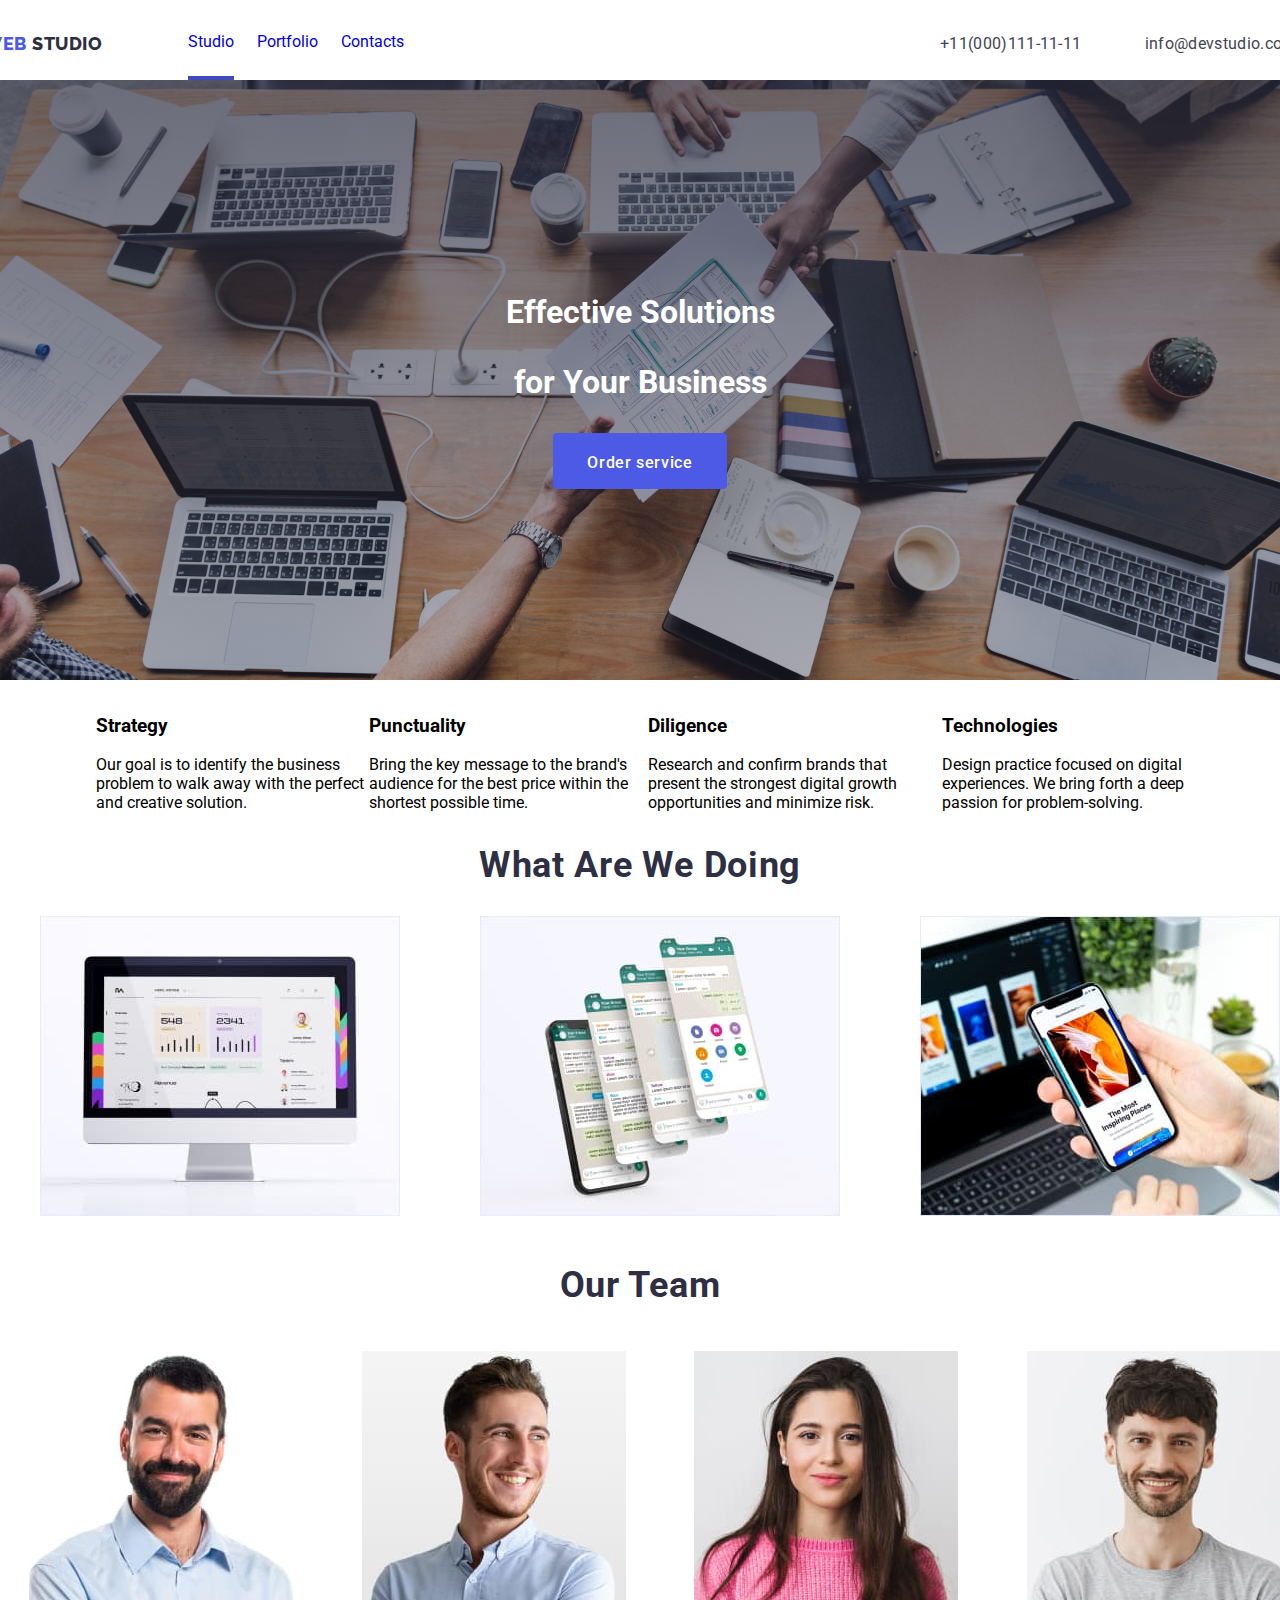
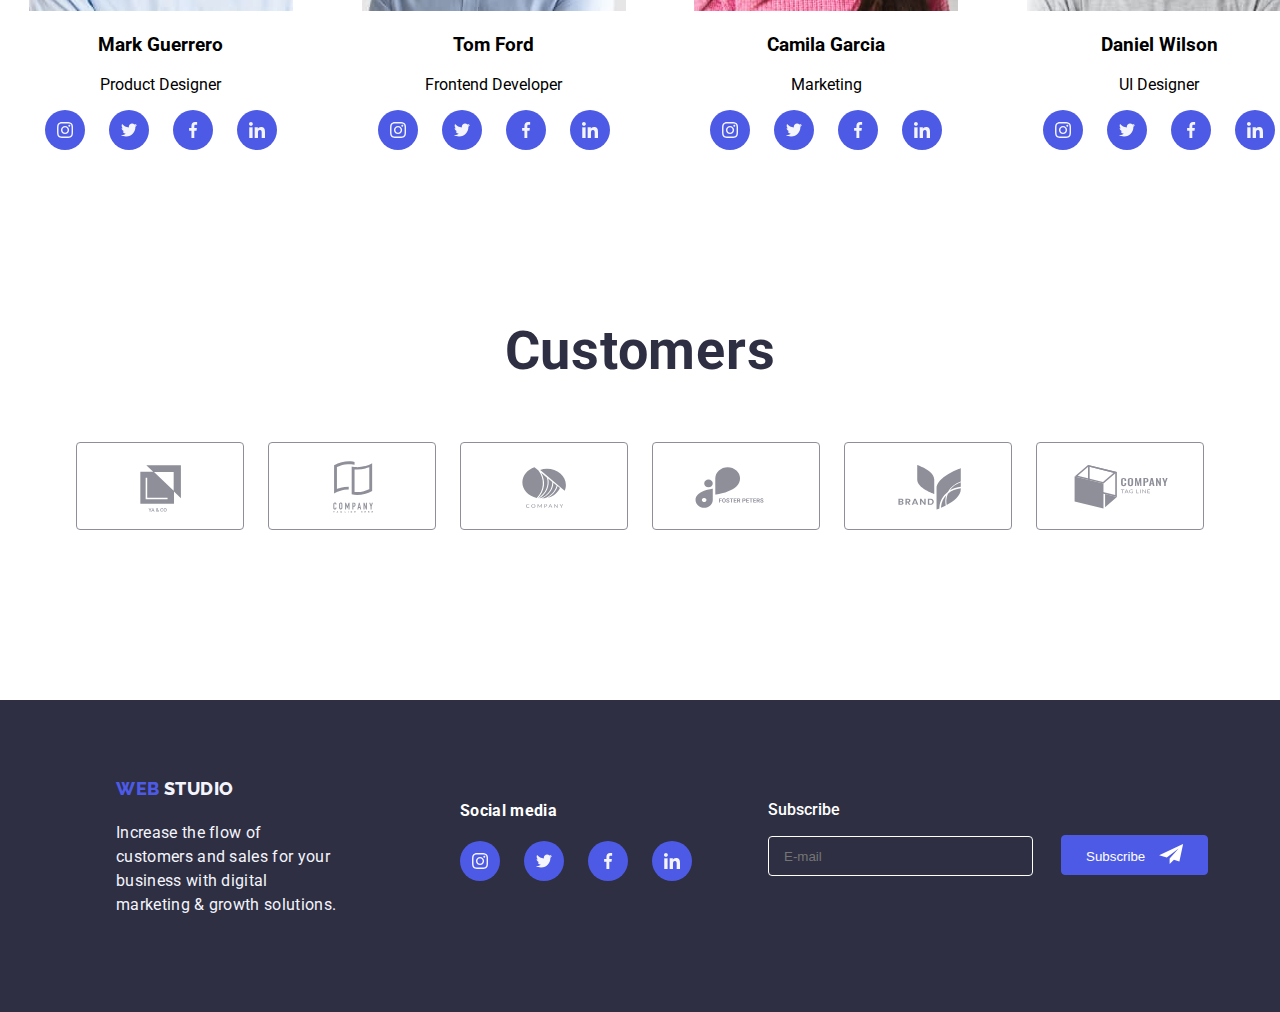
<file: index.html>
<!DOCTYPE html>
<html lang="en">
  <head>
    <meta charset="UTF-8" />
    <meta name="viewport" content="width=device-width, initial-scale=1.0" />
    <title>Studio</title>
    <link rel="preconnect" href="https://fonts.googleapis.com" />
    <link rel="preconnect" href="https://fonts.gstatic.com" crossorigin />
    <link
      href="https://fonts.googleapis.com/css2?family=Raleway:ital,wght@0,100..900;1,100..900&family=Roboto:ital,wght@0,100;0,300;0,400;0,500;0,700;0,900;1,100;1,300;1,400;1,500;1,700;1,900&display=swap"
      rel="stylesheet"
    />
    <link rel="stylesheet" href="css/styles.css" />
  </head>
  <div class="section-main-page">
    <div class="box-body">
      <body class="body-section">
        <!--Header Sectione -->

        <header class="header-container">
            <nav class="web-studio">
              <a href="index.html" class="logo-web">WEB</a>
              <a href="index.html" class="logo-studio">STUDIO</a>
            </nav>
            
            <nav class="main-nav">
              <a href="./index.html" class="active">Studio</a>
              <a href="./portfolio.html">Portfolio</a>
              <a href="./contacts.html">Contacts</a>
            </nav>
            <div>
              <a href="+11(000)111-11-11" class="phone">+11(000)111-11-11</a>
            </div>
            <div>
              <a href="mailto:info@devstudio.com" class="email">info@devstudio.com</a>
            </div>
        </header>

        <div class="modal is-hidden" data-modal>
          <div class="modal-content">
             <form action="" autocomplete="on" novalidate>
                        <p>Leave your contacts and we will call you back</p>
                        <label for="" class="form-modal">
                            <span>Name</span>
                            <input type="text" name="name" class="input" required>
                            <svg>
                                <use href="./svg/icons.svg#icon-person"></use>
                            </svg>
                        </label>
                        <label for="" class="form-modal">
                            <span>Phone</span>
                            <input type="text" name="phone" class="input" required>
                            <svg>
                                <use href="./svg/icons.svg#icon-phone"></use>
                            </svg>
                        </label>
                        <label for="" class="form-modal">
                            <span>Email</span>
                            <input type="text" name="email" class="input" required>
                            <svg>
                                <use href="./svg/icons.svg#icon-email"></use>
                            </svg>
                        </label>

                        <label for="" class="form-modal">
                            <span>Comment</span>
                            <textarea type="text" name="message" class="form-message" placeholder="Text input" cols="3"
                                rows="3"></textarea>
                        </label>
                        <label class="accept">
                            <input type="checkbox" class="check" name="agree" value="agree" required>
                            <svg class="check-btn">
                                <use href="./svg/check.svg#icon-check"></use>
                            </svg>
                            <span class="policy-text">I accept the terms and conditions of the <a href=""
                                    class="privacy">Privacy
                                    Policy</a></span>
                        </label>

                        <button type="submit" class="modal-btn">Send</button>
                    </form>
            <button class="close-btn" data-modal-close>&times;</button>
          </div>
        </div>

        <main>
          <!-- 'Hero' Sectione  -->

          <section class="box-hero">
            <div class="hero-section">
              <div class="container-hero-title">
                <h1 class="hero-title">Effective Solutions</h1>
                <h1 class="hero-title">for Your Business</h1>
              </div>
              <div class="container-button">
                <button type="button" class="button" data-modal-open>Order service</button>
              </div>
            </div>
          </section>

          <!-- 'Strategy' Sectione  -->

          <div class="box-strategy">
            <section>
              <ul>
                <li class="container-feature">
                  <div>
                    <h3>Strategy</h3>
                    <p>
                      Our goal is to identify the business problem to walk away
                      with the perfect and creative solution.
                    </p>
                  </div>
                  <div>
                    <h3>Punctuality</h3>
                    <p>
                      Bring the key message to the brand's audience for the best
                      price within the shortest possible time.
                    </p>
                  </div>
                  <div>
                    <h3>Diligence</h3>
                    <p>
                      Research and confirm brands that present the strongest
                      digital growth opportunities and minimize risk.
                    </p>
                  </div>
                  <div>
                    <h3>Technologies</h3>
                    <p>
                      Design practice focused on digital experiences. We bring
                      forth a deep passion for problem-solving.
                    </p>
                  </div>
                </li>
              </ul>
            </section>
          </div>

          <!-- 'What are we doing' Section  -->

          <section class="box-what-are-we-doing">
            <h2 class="what-are-we-doing-title">What are we doing</h2>

            <ul class="container-svc-img">
              <li><img src="./images/img1.jpg" alt="monitor" width="360" /></li>
              <li><img src="./images/img2.jpg" alt="phone" width="360" /></li>
              <li>
                <img src="./images/img3.jpg" alt="laptop & phone" width="360" />
              </li>
            </ul>
          </section>

          <!-- 'Our Team' Section -->

          <section class="conainer-our-team">
            <div class="container-our-team-title">
              <h2 class="our-team">Our Team</h2>
            </div>

            <ul class="container-our-team-cards">
              <li class="card-1">
                <img src="./images/card1.jpg" alt="Mark Guerrero" width="264" />
                <h3 class="card-name">Mark Guerrero</h3>
                <p class="p">Product Designer</p>
                <div class="icons-list">

                  <a
                    href="https://www.instagram.com/"
                    target="_blank"
                    class="icon"
                    aria-label="instagram-link"
                    ><svg>
                      <use href="./icons/symbol-defs.svg#icon-instagram"></use>
                    </svg>
                  </a>

                  <a
                    href="https://www.twitter.com/"
                    target="_blank"
                    class="icon"
                    aria-label="twitter-link"
                    ><svg>
                      <use href="./icons/symbol-defs.svg#icon-twitter"></use>
                    </svg>
                  </a>
                  
                  <a
                    href="https://www.facebook.com/"
                    target="_blank"
                    class="icon"
                    aria-label="facebook"
                    ><svg>
                      <use href="./icons/symbol-defs.svg#icon-facebook"></use>
                    </svg>
                  </a>
                  
                  <a
                    href="https://www.linkedin.com/"
                    target="_blank"
                    class="icon"
                    aria-label="linkedin-link"
                    ><svg>
                      <use href="./icons/symbol-defs.svg#icon-linkedin"></use>
                    </svg>
                  </a>

                </div>
              </li>
              <li>
                <img src="./images/card2.jpg" alt="Tom Ford" width="264" />
                <h3 class="card-name">Tom Ford</h3>
                <p class="p">Frontend Developer</p>
                <div class="icons-list">
                  <a
                    href="https://www.instagram.com/"
                    target="_blank"
                    class="icon"
                    aria-label="instagram-link"
                    ><svg>
                      <use
                        href="./icons/symbol-defs.svg#icon-instagram"
                      ></use></svg
                  ></a>
                  <a
                    href="https://www.twitter.com/"
                    target="_blank"
                    class="icon"
                    aria-label="twitter-link"
                    ><svg>
                      <use href="./icons/symbol-defs.svg#icon-twitter"></use>
                    </svg>
                  </a>
                  <a
                    href="https://www.facebook.com/"
                    target="_blank"
                    class="icon"
                    aria-label="facebook"
                    ><svg>
                      <use href="./icons/symbol-defs.svg#icon-facebook"></use>
                    </svg>
                  </a>
                  <a
                    href="https://www.linkedin.com/"
                    target="_blank"
                    class="icon"
                    aria-label="linkedin-link"
                    ><svg>
                      <use href="./icons/symbol-defs.svg#icon-linkedin"></use>
                    </svg>
                  </a>
                </div>
              </li>
              <li>
                <img src="./images/card3.jpg" alt="Camila Garcia" width="264" />
                <h3 class="card-name">Camila Garcia</h3>
                <p class="p">Marketing</p>
                <div class="icons-list" aria-label="instagram-link">
                  <a
                    href="https://www.instagram.com/"
                    target="_blank"
                    class="icon"
                    ><svg>
                      <use
                        href="./icons/symbol-defs.svg#icon-instagram"
                      ></use></svg
                  ></a>
                  <a
                    href="https://www.twitter.com/"
                    target="_blank"
                    class="icon"
                    aria-label="twitter-link"
                    ><svg>
                      <use href="./icons/symbol-defs.svg#icon-twitter"></use>
                    </svg>
                  </a>
                  <a
                    href="https://www.facebook.com/"
                    target="_blank"
                    class="icon"
                    aria-label="facebook"
                    ><svg>
                      <use href="./icons/symbol-defs.svg#icon-facebook"></use>
                    </svg>
                  </a>
                  <a
                    href="https://www.linkedin.com/"
                    target="_blank"
                    class="icon"
                    aria-label="linkedin-link"
                    ><svg>
                      <use href="./icons/symbol-defs.svg#icon-linkedin"></use>
                    </svg>
                  </a>
                </div>
              </li>
              <li>
                <img src="./images/card4.jpg" alt="Daniel Wilson" width="264" />
                <h3 class="card-name">Daniel Wilson</h3>
                <p class="p">UI Designer</p>
                <div class="icons-list">
                  <a
                    href="https://www.instagram.com/"
                    target="_blank"
                    class="icon"
                    aria-label="instagram-link"
                    ><svg>
                      <use
                        href="./icons/symbol-defs.svg#icon-instagram"
                      ></use></svg
                  ></a>
                  <a
                    href="https://www.twitter.com/"
                    target="_blank"
                    class="icon"
                    aria-label="twitter-link"
                    ><svg>
                      <use href="./icons/symbol-defs.svg#icon-twitter"></use>
                    </svg>
                  </a>
                  <a
                    href="https://www.facebook.com/"
                    target="_blank"
                    class="icon"
                    aria-label="facebook"
                    ><svg>
                      <use href="./icons/symbol-defs.svg#icon-facebook"></use>
                    </svg>
                  </a>
                  <a
                    href="https://www.linkedin.com/"
                    target="_blank"
                    class="icon"
                    aria-label="linkedin-link"
                    ><svg>
                      <use href="./icons/symbol-defs.svg#icon-linkedin"></use>
                    </svg>
                  </a>
                </div>
              </li>
            </ul>
          </section>

          <!-- Customers Section -->

          <section class="customers-section">
            <h2 class="customers-section-title">Customers</h2>
            <div class="customers">
              <div class="customers-logo">
                <svg><use href="./svg/customers.svg#icon-client-1"></use></svg>
              </div>
              <div class="customers-logo">
                <svg><use href="./svg/customers.svg#icon-client-2"></use></svg>
              </div>
              <div class="customers-logo">
                <svg><use href="./svg/customers.svg#icon-client-3"></use></svg>
              </div>
              <div class="customers-logo">
                <svg><use href="./svg/customers.svg#icon-client-4"></use></svg>
              </div>
              <div class="customers-logo">
                <svg><use href="./svg/customers.svg#icon-client-5"></use></svg>
              </div>
              <div class="customers-logo">
                <svg><use href="./svg/customers.svg#icon-client-6"></use></svg>
              </div>
            </div>
          </section>
        </main>

        <!-- Footer Section -->

        <div class="footer__wrapper">
          <footer class="footer-container">
            <div class="logo-p">
              <ul>
              <h4 class="footer-logo">
                <a href="index.html" class="footer-logo-web">WEB</a>
                <a href="index.html" class="footer-logo-studio">STUDIO</a>
              </h4>
            </ul>
            <ul class="footer-social">
              <p class="footer__paragraph">
                Increase the flow of customers and sales for your business with
                digital marketing & growth solutions.
              </p>
              
            </div>
            <div class="social-media">
              <h4>Social media</h4>
              <div class="footer-icon-list">
                
                <a
                  href="https://www.instagram.com/"
                  target="_blank"
                  class="icon"
                  aria-label="instagram-link"
                  ><svg>
                    <use href="./icons/symbol-defs.svg#icon-instagram"></use>
                  </svg>
                </a>
                <a
                  href="https://https://www.twitter.com//"
                  target="_blank"
                  class="icon"
                  aria-label="twitter-link"
                  ><svg>
                    <use href="./icons/symbol-defs.svg#icon-twitter"></use>
                  </svg>
                </a>
                <a
                    href="https://www.facebook.com/"
                    target="_blank"
                    class="icon"
                    aria-label="facebook"
                    ><svg>
                      <use href="./icons/symbol-defs.svg#icon-facebook"></use>
                    </svg>
                </a>
                <a
                    href="https://www.linkedin.com/"
                    target="_blank"
                    class="icon"
                    aria-label="linkedin-link"
                    ><svg>
                      <use href="./icons/symbol-defs.svg#icon-linkedin"></use>
                    </svg>
                  </a>
              </div>
            </div>
            <div class="container">
            <div class="subscribe-footer">

                <form class="position-mail">
                    <span class="subscribe-bottom">Subscribe</span>
                    <label class="footer-email">
                        <input type="text" name="email" required class="mail-style" placeholder="E-mail">
                        <button type="submit" class="sub-btn">Subscribe
                            <svg class="send">
                                <use href="./svg/send-mail.svg#icon-send-mail"></use>
                            </svg>
                        </button>
                    </label>
                </form>
            </div>
        </div>
            
            </ul>
          </footer>
        </div>
        <script src="./js/modal.js"></script>
      </body>
    </div>
  </div>
</html>
</file>
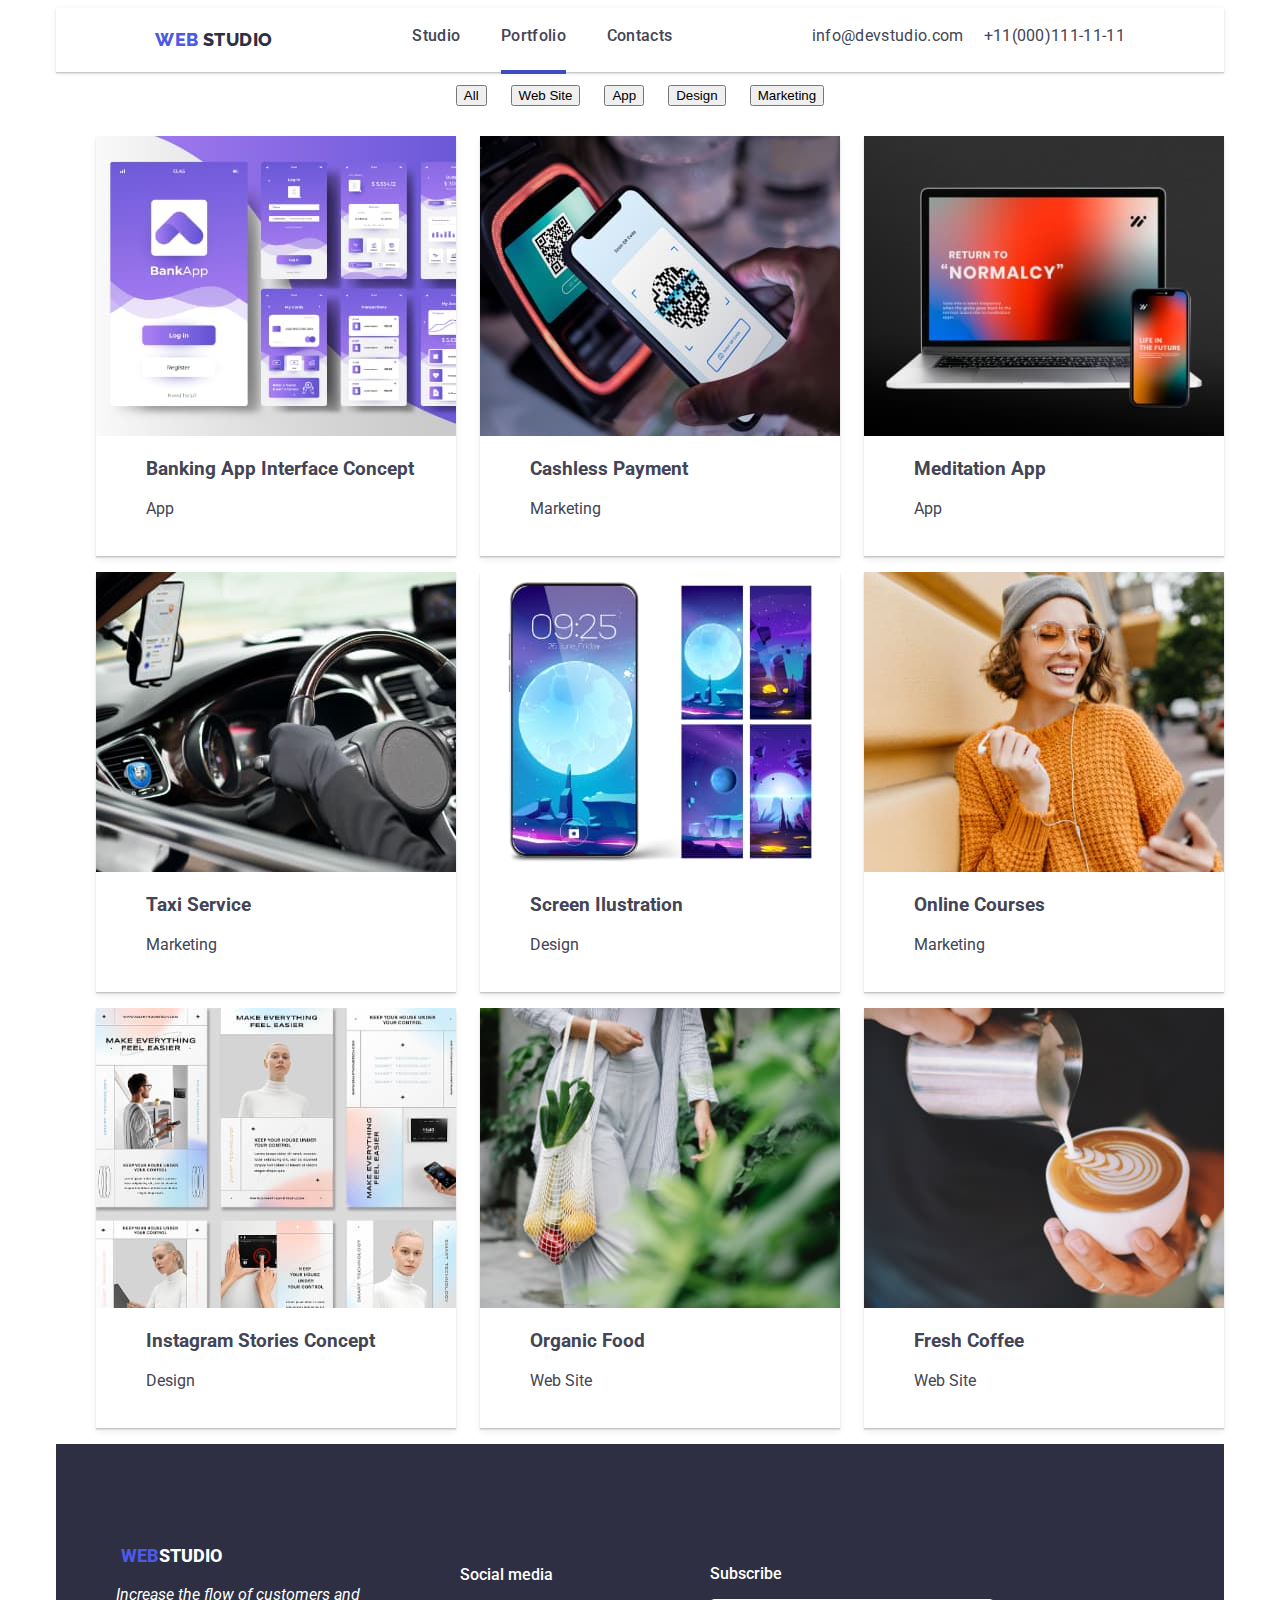
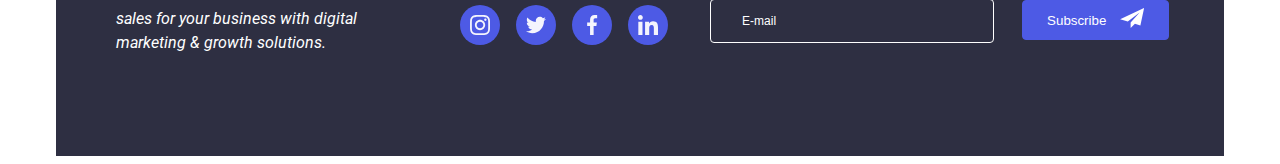
<file: portfolio.html>
<!DOCTYPE html>
<html lang="en">
  <div>
    <head class="box-main-page">
      <meta charset="UTF-8" />
      <meta name="viewport" content="width=device-width, initial-scale=1.0" />
      <title>Portfolio</title>
      <link
        href="https://fonts.googleapis.com/css?family=Roboto:100,100italic,300,300italic,regular,italic,500,500italic,700,700italic,900,900italic"
        rel="stylesheet"
      />
      <link
        href="https://fonts.googleapis.com/css?family=Raleway:100,200,300,regular,500,600,700,800,900,100italic,200italic,300italic,italic,500italic,600italic,700italic,800italic,900italic"
        rel="stylesheet"
      />
      <link rel="stylesheet" href="css/portofolio.css" />
    </head>
    <body class="body-section">
      <!-- Sectiunea Top Line -->

      <header class="box-heder">
        <h4 class="logo">
          <a href="index.html" class="logo-web">WEB</a>
          <a href="index.html" class="logo-studio">STUDIO</a>
        </h4>

        <nav class="portfolio-nav-bar">
          <ul class="container-heder-nav">
            <li>
              <a href="./index.html">Studio</a>
            </li>
            <li>
              <a href="./portfolio.html" class="active">Portfolio</a>
            </li>
            <li>
              <a href="./contacts.html">Contacts</a>
            </li>
          </ul>
        </nav>
        <ul class="container-heder-contacts">
          <li class="heder-mail">
            <a href="mailto:info@devstudio.com" class="email"
              >info@devstudio.com</a
            >
          </li>
          <li class="heder-phone">
            <a href="+11(000)111-11-11" class="contact">+11(000)111-11-11</a>
          </li>
        </ul>
      </header>
      <main class="main">
        <!-- Sectiunea Filters -->

        <div class="container-buttons">
          <div class="button">
            <a href=""></a><button type="button" class="button">All</button>
          </div>
          <div class="button">
            <a href=""></a
            ><button type="button" class="button">Web Site</button>
          </div>
          <div class="button">
            <a href=""></a><button type="button" class="button">App</button>
          </div>
          <div class="button">
            <a href=""></a><button type="button" class="button">Design</button>
          </div>
          <div class="button">
            <a href=""></a
            ><button type="button" class="button">Marketing</button>
          </div>
        </div>

        <!-- Sectiunea Row 1 -->

        <section class="list-border">
          <ul class="container-row">
            <div class="img-overlay">
              <li class="card">
                <div class="img-overlay">
                  <img
                    src="./images/t2row1card1.jpg"
                    alt="Imagini din interiorul aplicatiei bancare"
                    width="360"
                    height="300"
                  />
                  <div class="overlay">
                    <p class="overlay-text">
                      14 Stylish and User-Friendly App Design Concepts · Task
                      Manager App · Calorie Tracker App · Exotic Fruit Ecommerce
                      App · Cloud Storage App
                    </p>
                  </div>
                </div>
                <h3 class="card-title">Banking App Interface Concept</h3>
                <p class="p-title">App</p>
              </li>
            </div>

            <div class="img-overlay">
              <li class="card">
                <div class="img-overlay">
                  <img
                    src="./images/t2row1card2.jpg"
                    alt="Telefon si POS"
                    width="360"
                    height="300"
                  />
                  <div class="overlay">
                    <p class="overlay-text">
                      14 Stylish and User-Friendly App Design Concepts · Task
                      Manager App · Calorie Tracker App · Exotic Fruit Ecommerce
                      App · Cloud Storage App
                    </p>
                  </div>
                </div>
                <h3 class="card-title">Cashless Payment</h3>
                <p class="p-title">Marketing</p>
              </li>
            </div>

            <div class="img-overlay">
              <li class="card">
                <div class="img-overlay">
                  <div>
                    <img
                      src="./images/t2row1card3.jpg"
                      alt="Laptop si Telefon"
                      width="360"
                      height="300"
                    />
                  </div>
                  <div class="overlay">
                    <p class="overlay-text">
                      14 Stylish and User-Friendly App Design Concepts · Task
                      Manager App · Calorie Tracker App · Exotic Fruit Ecommerce
                      App · Cloud Storage App
                    </p>
                  </div>
                </div>
                <h3 class="card-title">Meditation App</h3>
                <p class="p-title">App</p>
              </li>
            </div>
          </ul>
        </section>

        <!-- Sectiunea Row 2 -->

        <section class="list-border">
          <ul class="container-row">
            <div class="img-overlay">
              <li class="card">
                <div class="img-overlay">
                  <img
                    src="./images/t2row2card1.jpg"
                    alt="Bordul unei masini"
                    width="360"
                    height="300"
                  />
                  <div class="overlay">
                    <p class="overlay-text">
                      14 Stylish and User-Friendly App Design Concepts · Task
                      Manager App · Calorie Tracker App · Exotic Fruit Ecommerce
                      App · Cloud Storage App
                    </p>
                  </div>
                </div>
                <h3 class="card-title">Taxi Service</h3>
                <p class="p-title">Marketing</p>
              </li>
            </div>
            <div class="img-overlay">
              <li class="card">
                <div class="img-overlay">
                  <img
                    src="./images/t2row2card2.jpg"
                    alt="Imagini cumai multe screen-uri de telefon"
                    width="360"
                    height="300"
                  />
                  <div class="overlay">
                    <p class="overlay-text">
                      14 Stylish and User-Friendly App Design Concepts · Task
                      Manager App · Calorie Tracker App · Exotic Fruit Ecommerce
                      App · Cloud Storage App
                    </p>
                  </div>
                </div>

                <h3 class="card-title">Screen Ilustration</h3>
                <p class="p-title">Design</p>
              </li>
            </div>
            <div class="img-overlay">
              <li class="card">
                <div class="img-overlay">
                  <img
                    src="./images/t2row2card3.jpg"
                    alt="Fata care vorbeste pe facetime"
                    width="360"
                    height="300"
                  />
                  <div class="overlay">
                    <p class="overlay-text">
                      14 Stylish and User-Friendly App Design Concepts · Task
                      Manager App · Calorie Tracker App · Exotic Fruit Ecommerce
                      App · Cloud Storage App
                    </p>
                  </div>
                </div>
                <h3 class="card-title">Online Courses</h3>
                <p class="p-title">Marketing</p>
              </li>
            </div>
          </ul>
        </section>

        <!-- Sectiunea Row 3 -->

        <section class="list-border">
          <ul class="container-row">
            <div class="img-overlay">
              <li class="card">
                <div class="img-overlay">
                  <img
                    src="./images/t2row3card1.jpg"
                    alt="Imagini cu stories din instagram"
                    width="360"
                    height="300"
                  />
                  <div class="overlay">
                    <p class="overlay-text">
                      14 Stylish and User-Friendly App Design Concepts · Task
                      Manager App · Calorie Tracker App · Exotic Fruit Ecommerce
                      App · Cloud Storage App
                    </p>
                  </div>
                </div>
                <h3 class="card-title">Instagram Stories Concept</h3>
                <p class="p-title">Design</p>
              </li>
            </div>
            <div class="img-overlay">
              <li class="card">
                <div class="img-overlay">
                  <img
                    src="./images/t2row3card2.jpg"
                    alt="Imagine femeie cu o plasa de legume"
                    width="360"
                    height="300"
                  />
                  <div class="overlay">
                    <p class="overlay-text">
                      14 Stylish and User-Friendly App Design Concepts · Task
                      Manager App · Calorie Tracker App · Exotic Fruit Ecommerce
                      App · Cloud Storage App
                    </p>
                  </div>
                </div>
                <h3 class="card-title">Organic Food</h3>
                <p class="p-title">Web Site</p>
              </li>
            </div>
            <div class="img-overlay">
              <li class="card">
                <div class="img-overlay">
                  <img
                    src="./images/t2row3card3.jpg"
                    alt="Imagine cu o ceasca de cafea in mainile unui barista"
                    width="360"
                    height="300"
                  />
                  <div class="overlay">
                    <p class="overlay-text">
                      14 Stylish and User-Friendly App Design Concepts · Task
                      Manager App · Calorie Tracker App · Exotic Fruit Ecommerce
                      App · Cloud Storage App
                    </p>
                  </div>
                </div>

                <h3 class="card-title">Fresh Coffee</h3>
                <p class="p-title">Web Site</p>
              </li>
            </div>
          </ul>
        </section>
      </main>
      <!-- Footer Section -->

      <footer class="footer">
        <div class="container">
          <a href="index.html" class="logo-footer">STUDIO</a>
          <address class="address">
            Increase the flow of customers and <br />
            sales for your business with digital <br />
            marketing & growth solutions.
          </address>
        </div>
        <div class="container">
          <h4>Social media</h4>
          <div class="social-media-footer">
            <a
              href="https://instagram.com"
              class="icon"
              target="_blank"
              rel="noopener noreferrer nofollow"
              aria-label="Instagram-link"
            >
              <svg>
                <use href="./svg/symbol-defs.svg#icon-instagram"></use>
              </svg>
            </a>
            <a
              href="https://twitter.com"
              class="icon"
              target="_blank"
              rel="noopener noreferrer nofollow"
              aria-label="Twitter-link"
            >
              <svg>
                <use href="./svg/symbol-defs.svg#icon-twitter"></use>
              </svg>
            </a>

            <a
              href="https://facebook.com"
              class="icon"
              target="_blank"
              rel="noopener noreferrer nofollow"
              aria-label="Facebook-link"
            >
              <svg>
                <use href="./svg/symbol-defs.svg#icon-facebook"></use>
              </svg>
            </a>

            <a
              href="https://linkedin.com"
              class="icon"
              target="_blank"
              rel="noopener noreferrer nofollow"
              aria-label="Linkedin-link"
            >
              <svg>
                <use href="./svg/symbol-defs.svg#icon-linkedin"></use>
              </svg>
            </a>
          </div>
        </div>
        <div class="container">
          <div class="subscribe-footer">
            <form class="position-mail">
              <span class="subscribe-bottom">Subscribe</span>
              <label class="footer-email">
                <input
                  type="text"
                  name="email"
                  required
                  class="mail-style"
                  placeholder="E-mail"
                />
                <button type="submit" class="sub-btn">
                  Subscribe
                  <svg class="send">
                    <use href="./svg/send-mail.svg#icon-send-mail"></use>
                  </svg>
                </button>
              </label>
            </form>
          </div>
        </div>
      </footer>
      <script src="./js/filter.js"></script>
    </body>
  </div>
</html>
</file>
<file: css/styles.css>
*,
*::before,
*::after {
  box-sizing: border-box;
}
:root {
  --iris: #4d5ae5;
  --ocean: #404bbf;
  --navy-blue: #2e2f42;
  --green: #31d0aa;
  --slate: #434455;
  --light-slate: #8e8f99;
  --cornflower: #e7e9fc;
  --cloud: #f4f4fd;
  --navy-blue-modal: rgba(46, 47, 66, 0.4);
  --grey: rgba(46, 47, 66, 0.7);
  --white: #fff;
  --dairy: #fcfcfc;
  --font-family: "Roboto", sans-serif;
  --second-family: "Raleway", sans-serif;
  --social-background: #4d5ae5;
  --icons-color: rgb(207, 118, 17);
  --overlay-color: blue;
  --background-modal-x-btn: ; #e7e9fc
  --modal-x-btn-color; #2e2f42;
}
h1,
h2,
h3,
h4,
h5,
h6 {
  font-family: var(--font-family);
}
ul,
li,
a {
  list-style: none;
  text-decoration: none;
}
a:active {
  color: var(--ocean);
}
a:hover {
  color: var(--iris);
}

.section-main-page {
  width: 1440px;
  height: 2592px;
  background: var(--white);
}
.body-section {
  display: flex;
  justify-content: center;
  font-family: var(--font-family);
}
/* Header Section*/
.main-nav a.active {
  border-bottom: 4px solid #404bbf;
  padding-bottom: 44px;
}

.header-container {
  height: 72px;
  display: flex;
  justify-content: space-evenly;
  align-items: center;
}

.web-studio {
  font-family: var(--second-family);
  font-weight: 800;
  font-size: 18px;
  line-height: 117%;
  letter-spacing: 0.03em;
  text-transform: uppercase;
  color: var(--iris);
  display: flex;
  justify-content: flex-start;
}

.logo-web {
  font-family: var(--second-family);
  font-weight: 800;
  font-size: 18px;
  line-height: 117%;
  letter-spacing: 0.03em;
  text-transform: uppercase;
  color: var(--iris);
}
.logo-studio {
  font-family: var(--second-family);
  font-weight: 800;
  font-size: 18px;
  line-height: 117%;
  letter-spacing: 0.03em;
  text-transform: uppercase;
  color: var(--navy-blue);
  margin-left: 5px;
}
.main-nav {
  display: flex;
  justify-content: space-evenly;
  width: 261px;
  height: 24px;
}
.nav-bar {
  font-family: var(--font-family);
  font-weight: 400;
  font-size: 16px;
  line-height: 150%;
  letter-spacing: 0.02em;
  color: var(--slate);
}
.contacts {
  display: flex;
  justify-content: end;
}
.email,
.phone {
  font-family: var(--font-family);
  font-weight: 400;
  font-size: 16px;
  line-height: 150%;
  letter-spacing: 0.02em;
  color: var(--slate);
}
.phone {
  margin-left: 450px;
}
/* Hero Section*/
.box-hero {
  display: flex;
  justify-content: center;
  align-items: center;
  height: 600px;
  background: linear-gradient(rgba(46, 47, 66, 0.7), rgba(46, 47, 66, 0.4)),
    url(../images/people-office\ 1.png);
}

.container-button {
  display: flex;
  justify-content: center;
  align-items: center;
}
.hero-section {
  width: 70%;
  text-align: center;
}
.hero-title {
  color: var(--white);
  font-size: 2em;
  margin-bottom: 1em;
}
.button:hover,
.button:active {
  color: var(--navy-blue);
  background-color: var(--cloud);
  font-family: var(--font-family);
  cursor: pointer;
  font-weight: 500;
}
.button {
  font-family: var(--font-family);
  font-weight: 500;
  font-size: 16px;
  line-height: 150%;
  letter-spacing: 0.04em;
  border-radius: 4px;
  padding: 16px 32px;
  height: 56px;
  background-color: var(--iris);
  color: var(--white);
  border: 2px solid #4d5ae5;
  transition: 250ms cubic-bezier(0.4, 0, 0.2, 1);
}
/* Strategy Section */
.box-strategy {
  display: flex;
  justify-content: center;
}
.container-feature {
  display: flex;
  flex-direction: row;
  width: 1128px;
  height: 104px;
}
/* What are we doing Section*/

.what-are-we-doing-title {
  display: flex;
  justify-content: center;
  font-family: var(--font-family);
  font-weight: 700;
  font-size: 36px;
  line-height: 111%;
  letter-spacing: 0.02em;
  text-transform: capitalize;
  text-align: center;
  color: var(--navy-blue);
}

.container-svc-img {
  display: flex;
  justify-content: center;
  justify-content: space-evenly;
}

/* Our team Section */

.conainer-our-team {
  height: 600px;
}
.container-our-team-title {
  display: flex;
  justify-content: center;
}
.our-team {
  font-family: var(--font-family);
  font-weight: 700;
  font-size: 36px;
  line-height: 111%;
  letter-spacing: 0.02em;
  text-transform: capitalize;
  text-align: center;
  color: var(--navy-blue);
}
.container-our-team-cards {
  display: flex;
  justify-content: center;
  justify-content: space-evenly;
}
.card-name {
  display: flex;
  justify-content: center;
}
.p {
  display: flex;
  gap: 24px;
  justify-content: center;
}

.icons-list {
  display: flex;
  justify-content: center;
  gap: 24px;
}
.icons-list .icon svg {
  width: 16px;
  height: 16px;
}
.icons-list .icon {
  width: 40px;
  height: 40px;
  background-color: var(--social-background);
  border-radius: 50%;
  display: flex;
  justify-content: center;
  align-items: center;
}

/* Customers Section*/
.customers-section {
  padding-top: 50px;
  padding-bottom: 50px;
  font-family: var(--font-family);
font-weight: 700;
font-size: 36px;
line-height: 111%;
letter-spacing: 0.02em;
text-transform: capitalize;
text-align: center;
color: var(--navy-blue);
}
.customers-section-title  {
  display: flex;
  justify-content: center;
}
.customers-section-svg {
  display: flex;
  flex-direction: row;
  justify-content: space-evenly;
}

/* Footer Section*/
.logo-p {
  width: 264px;
  position: absolute;
  margin-left: 156px;
  margin-top: 230px;
}
.footer__wrapper {
  background-color: var(--navy-blue);
  width: 1440px;
  height: 312px;
}
.footer-container {
  gap: 50px;
  display: inline-flex;
  align-items: center;
}
.footer__paragraph {
  width: 264;
  height: 72;
  font-family: var(--font-family);
  font-weight: 400;
  font-size: 16px;
  line-height: 150%;
  letter-spacing: 0.02em;
  color: var(--cloud);
}

.footer-logo {
  margin-top: 50px;
}
.footer-logo-web {
  font-family: var(--second-family);
  font-weight: 800;
  font-size: 18px;
  line-height: 117%;
  letter-spacing: 0.03em;
  text-transform: uppercase;
  color: var(--iris);
}
.footer-logo-studio {
  font-family: var(--second-family);
  font-weight: 800;
  font-size: 18px;
  line-height: 117%;
  letter-spacing: 0.03em;
  text-transform: uppercase;
  color: var(--cloud);
}
.footer-icon-list {
  display: flex;
  justify-content: start;
  flex-direction: row;
  gap: 24px;
}
.footer-icon-list .icon svg {
  width: 16px;
  height: 16px;
}
.footer-icon-list .icon {
  width: 40px;
  height: 40px;
  background-color: var(--social-background);
  border-radius: 50%;
  display: flex;
  justify-content: center;
  align-items: center;
}
.social-media {
  position: absolute;
  margin-top: 230px;
  margin-left: 540px;
  font-family: var(--font-family);
  font-weight: 500;
  font-size: 16px;
  letter-spacing: 0.02em;
  color: var(--white);
}
.is-hidden {
  visibility: hidden;
}
.modal {
  position: fixed;
  top: 80px;
  left: 516px;
  width: 50vw;
  height: 100vh;
  display: flex;
  justify-content: center;
  align-content: center;
}
.modal-content {
  margin-top: 8px;
  padding: 20px;
  background-color: #fff;
  position: relative;
  border-radius: 4px;
  width: 408px;
  height: 584px;
}

.close-btn {
  background-color: var(--background-modal-x-btn);
  border-radius: 50%;
  color: var(--modal-x-btn-color)
  outline: none;
  position: absolute;
  top: 24px;
  right: 24px;
  cursor: pointer;
}
.close-btn:hover {
  
  color: #ffff;
  background-color: #4D5AE5
}
.form-modal {
  display: flex;
  flex-direction: column;
  gap: 4px;
  position: relative;
}
.form-modal > span {
  margin-top: 8px;
  position: relative;
  left: 2%;
  font-size: 12px;
  color: #8e8f99;
}
.input {
  height: 38px;
  width: 360px;
  border: 1px solid #8e8f99;
  border-radius: 4px;
  position: relative;
  left: 2%;
  outline: none;
}

.form-modal svg {
  height: 24px;
  width: 18px;
}

.input[type="text"] {
  padding-left: 30px;
  font-size: 14px;
}

.input[type="text"] + svg {
  position: absolute;
  top: 72%;
  left: 5%;
  transform: translateY(-50%);
}

.input[type="text"]:focus + svg {
  fill: #4d5ae5;
}

.input:focus {
  border: 1px solid #4d5ae5;
}
.form-modal > span {
  margin-top: 8px;
  position: relative;
  left: 2%;
  font-size: 12px;
  color: #8e8f99;
}
.policy-text .privacy{
    color: #404BBF;
    text-decoration: underline;
}

.policy-text{
    position: absolute;
    bottom: 16%;
    left: 12%;
    cursor: pointer;
}
.check-btn {
    width: 12px;
    height: 12px;
    color: transparent;
    border: 1px solid #212121;
    border-radius: 2px;
    transition: border-color 250ms cubic-bezier(0.4, 0, 0.2, 1), background-color 250ms cubic-bezier(0.4, 0, 0.2, 1), fill 250ms cubic-bezier(0.4, 0, 0.2, 1);
    margin-right: 8px;
    position: absolute;
    bottom: 16.3%;
    left: 6.2%;

}

.check{
    display: none;
}


.check:checked+.check-btn {
    background-color: #4D5AE5;
    border-color: #404BBF;
    fill: #ffffff;
    outline: none;
}
.modal-btn {
    border-radius: 4px;
    padding: 16px 32px;
    width: 169px;
    height: 56px;
    border: 1px solid #4D5AE5;
    box-shadow: 0 4px 4px 0 rgba(0, 0, 0, 0.15);
    background-color: #4D5AE5;
    position: absolute;
    bottom: 24px;
    left: 119px;
    color: white;
    outline: none;
}

.modal-btn:hover {
    cursor: pointer;
    transition: 250ms cubic-bezier(0.4, 0, 0.2, 1);
    background-color: #E7E9FC;
    border: 1px solid #E7E9FC;
    color: #4D5AE5;
    transform: scale(1.1);
}

.modal-btn:not(:hover) {
    transition: 250ms cubic-bezier(0.4, 0, 0.2, 1);
}
.form-message {
    height: 138px;
    width: 360px;
    border: 1px solid #8E8F99;
    border-radius: 4px;
    position: absolute;
    left: 2%;
    margin-top: 30px;
    outline: none;
    padding-left: 12px;
    padding-top: 10px;
    font-size: 14px;
}

.form-message:focus {
    border: 1px solid #4D5AE5;
}
.form-message::placeholder {
    color: #2E2F4266;
}
.container {
    width: 1200px;
}
.footer .container h4 {
    font-family: var(--title-font-family);
    font-weight: 500;
    display: flex;
    flex-direction: row;
    color: #ffffff;
    position: relative;
    left: 14%;
}
.sub-btn{
    background-color: #4D5AE5;
    border: 1px solid #4D5AE5;
    border-radius: 4px;
    outline: none;
    color: #ffffff;
    margin-left: 24px;
    padding: 5px 24px 8px 24px;
    height: 40px;
}

.sub-btn:focus,
.sub-btn:hover{
    background-color: #ffffff;
    color: #4D5AE5;subscribe-bottom
    font-weight: 500;
    border: 1px solid #ffffff;
    transition: 250ms cubic-bezier(0.4, 0, 0.2, 1);
    transform: scale(1.1);
    cursor: pointer;
}
.sub-btn[type="submit"]:hover svg,
.sub-btn[type="submit"]:focus svg{
    fill: #4D5AE5;
    transition: 250ms cubic-bezier(0.4, 0, 0.2, 1);
    cursor: pointer;
}
.send {
    width: 24px;
    height: 20px;
    fill: #ffffff;
    margin-left: 10px;
    margin-bottom: -3px;
}
.mail-style {
    border: 1px solid #ffffff;
    border-radius: 4px;
    height: 40px;
    width: 265px;
    outline: none;
    background-color: transparent;
    color: white;
    padding-left: 15px;
}

.mail-style:focus{
    border: 2px solid #4D5AE5;
    transition: 250ms cubic-bezier(0.4, 0, 0.2, 1);
    transform: scale(1.1);
    color: white;
    padding-left: 15px;
}
.subscribe-footer{
  margin-top: 85px;
    position: absolute;
    left: 60%;
}
.subscribe-bottom{
    color: white;
    font-weight: 500;
    display: flex;
    margin-bottom: 16px;
}
.customers-svg {
  color: var(--light-slate);
}
.customers {
    display: flex;
    justify-content: center;
    gap: 24px;
    margin-top: 72px;
    margin-bottom: 120px;
}

.customers .customers-logo {
    width: 168px;
    height: 88px;
    border: 1px solid #8E8F99;
    border-radius: 4px;
    display: flex;
    justify-content: center;
    align-items: center;
}

.customers .customers-logo:hover,
.customers .customers-logo:active {
    border: 1px solid #10A5F5;
    transition: 250ms cubic-bezier(0.4, 0, 0.2, 1);
}

.customers-logo svg {
    color: #8e8f99;
}

.customers-logo:hover svg {
    color: #10A5F5;
    transition: 250ms cubic-bezier(0.4, 0, 0.2, 1);
}

.customers-logo svg use {
    width: 104px;
    height: 56px;
}
</file>
<file: css/portofolio.css>
:root {
  --iris: #4d5ae5;
  --ocean: #404bbf;
  --navy-blue: #2e2f42;
  --green: #31d0aa;
  --slate: #434455;
  --light-slate: #8e8f99;
  --cornflower: #e7e9fc;
  --cloud: #f4f4fd;
  --navy-blue-modal: rgba(46, 47, 66, 0.4);
  --grey: rgba(46, 47, 66, 0.7);
  --white: #fff;
  --dairy: #fcfcfc;

  --font-family: "Roboto", sans-serif;
  --second-family: "Raleway", sans-serif;
  --social-background: #4d5ae5;
}
h1,
h2,
h3,
h4,
h5,
h6 {
  font-family: var(--font-family);
}
ul,
li,
a {
  text-decoration: none;
  list-style-type: none;
  color: var(--slate);
}
.active {
  border-bottom: 4px solid #404bbf;
  padding-bottom: 25px;
}
.button:hover {
  background-color: var(--iris);
  color: #fff;
}
.button:active {
  color: red;
}
.button {
  cursor: pointer;
}
.body-section {
  display: flex;
  justify-content: center;
  font-family: var(--font-family);
}
a:hover {
  color: var(--iris);
}

.box-main-page {
  display: flex;
  justify-content: center;
  width: 1440px;
  height: 2592px;
  background: var(--white);
}
.box-heder {
  display: flex;
  justify-content: center;
  justify-content: space-evenly;
}
.logo-web {
  color: var(--iris);
  font-family: var(--second-family);
  font-weight: 800;
  font-size: 18px;
  line-height: 117%;
  letter-spacing: 0.03em;
  text-transform: uppercase;
}
.logo-studio {
  font-family: var(--second-family);
  font-weight: 800;
  font-size: 18px;
  line-height: 117%;
  letter-spacing: 0.03em;
  text-transform: uppercase;
  color: var(--navy-blue);
}

.portofolio-nav-bar {
  color: var(--slate);
}

.box-heder {
  display: flex;
  justify-content: center;
  justify-content: space-evenly;
  box-shadow: 0 1px 6px 0 rgba(46, 47, 66, 0.08),
    0 1px 1px 0 rgba(46, 47, 66, 0.16), 0 2px 1px 0 rgba(46, 47, 66, 0.08);
}
.container-heder-nav {
  display: flex;
  justify-content: center;
  justify-content: space-evenly;
  gap: 40px;
  width: 261px;
  height: 24px;
  font-family: var(--font-family);
  font-weight: 500;
  font-size: 16px;
  line-height: 150%;
  letter-spacing: 0.02em;
  color: var(--navy-blue);
}
.container-heder-contacts {
  display: flex;
  justify-content: space-between;
  gap: 20px;
}
.heder-mail {
  font-family: var(--font-family);
  font-weight: 400;
  font-size: 16px;
  line-height: 150%;
  letter-spacing: 0.02em;
  color: var(--slate);
}
.heder-phone {
  font-family: var(--font-family);
  font-weight: 400;
  font-size: 16px;
  line-height: 150%;
  letter-spacing: 0.02em;
  color: var(--slate);
}
.container-buttons {
  display: flex;
  justify-content: center;
  gap: 24px;
  height: 48px;
  align-items: center;
}
/* Row 1 */

.container-row {
  height: 420px;
  display: flex;
  justify-content: center;
  gap: 24px;
}
/* Footer Section*/

.footer {
  position: relative;
  background-color: #2e2f42;
  height: 312px;
  display: flex;
}

.logo-footer::before {
  content: "WEB";
  color: #4d5ae5;
  font-family: var(--logo-font-family);
  font-weight: 800;
  font-size: 18px;
  margin-left: 20px;
}

.logo-footer {
  font-family: var(--logo-font-family);
  font-weight: 800;
  color: #ffffff;
  line-height: 1.31;
  font-size: 18px;
  margin-left: 45px;
}

.footer .container [href$=".html"]:hover,
.footer .container [href$=".html"]:focus {
  color: #404bbf;
  outline: none;
  transition: 250ms cubic-bezier(0.4, 0, 0.2, 1);
}
.container {
  margin-top: 100px;
}
.social-media-footer {
  display: flex;
  justify-content: center;
  gap: 16px;
  margin-bottom: 200px;
  padding-left: 100px;
}

.social-media-footer svg {
  width: 20px;
  height: 20px;
}

.social-media-footer .icon {
  width: 40px;
  height: 40px;
  background-color: #4d5ae5;
  border-radius: 50%;
  display: flex;
  justify-content: center;
  align-items: center;
}

.social-media-footer :hover,
.social-media-footer :focus {
  outline: none;
  transition: 250ms cubic-bezier(0.4, 0, 0.2, 1);
}
.global-header .container [href$=".html"]:hover,
.global-header .container [href$=".html"]:focus {
  color: #404bbf;
  transition: 250ms cubic-bezier(0.4, 0, 0.2, 1);
}
.container h4 {
  font-family: var(--title-font-family);
  font-weight: 500;
  display: flex;
  color: #ffffff;
  padding-left: 100px;
}
.social-media-footer {
  display: flex;
  justify-content: center;
  gap: 16px;
  margin-bottom: 200px;
  padding-left: 100px;
}

.social-media-footer svg {
  width: 20px;
  height: 20px;
}

.social-media-footer .icon {
  width: 40px;
  height: 40px;
  background-color: #4d5ae5;
  border-radius: 50%;
  display: flex;
  justify-content: center;
  align-items: center;
}

.subscribe-footer {
  position: absolute;
  left: 56%;
}
.position-mail {
  margin-top: 20px;
}
.subscribe-bottom {
  color: white;
  font-weight: 500;
  display: flex;
  margin-bottom: 16px;
}
.position-mail {
  margin-top: 20px;
}
.mail-style {
  border: 1px solid #ffffff;
  border-radius: 4px;
  height: 40px;
  width: 265px;
  outline: none;
  background-color: transparent;
  color: white;
  padding-left: 15px;
}

.mail-style:focus {
  border: 2px solid #4d5ae5;
  transition: 250ms cubic-bezier(0.4, 0, 0.2, 1);
  transform: scale(1.1);
  color: white;
  padding-left: 15px;
}
.mail-style::placeholder {
  color: #ffffff;
  padding-left: 16px;
  font-size: 12px;
}
.send {
  width: 24px;
  height: 20px;
  fill: #ffffff;
  margin-left: 10px;
  margin-bottom: -3px;
}
.mail-style::placeholder {
  color: #ffffff;
  padding-left: 16px;
  font-size: 12px;
}

.position-mail {
  margin-top: 20px;
}

.sub-btn[type="submit"]:hover svg,
.sub-btn[type="submit"]:focus svg {
  fill: #4d5ae5;
  transition: 250ms cubic-bezier(0.4, 0, 0.2, 1);
  cursor: pointer;
}
.sub-btn {
  background-color: #4d5ae5;
  border: 1px solid #4d5ae5;
  border-radius: 4px;
  outline: none;
  color: #ffffff;
  margin-left: 24px;
  padding: 5px 24px 8px 24px;
  height: 40px;
}

.sub-btn:focus,
.sub-btn:hover {
  background-color: #ffffff;
  color: #4d5ae5;
  font-weight: 500;
  border: 1px solid #ffffff;
  transition: 250ms cubic-bezier(0.4, 0, 0.2, 1);
  transform: scale(1.1);
  cursor: pointer;
}
.address {
  line-height: 1.5;
  color: #ffffff;
  padding-top: 16px;
  padding-left: 30px;
  margin-left: 30px;
}

.icon:hover {
  color: var(--green);
}
.card {
  position: relative;
  width: 360px;
  height: 300px;
}

.img-overlay {
  position: relative;
  overflow: hidden;
}

.img-overlay img {
  width: 100%;
  height: 100%;
  overflow: hidden;
}

.overlay {
  display: flex;
  justify-content: center;
  position: absolute;
  bottom: 0;
  left: 0;
  width: 90%;
  height: 90%;
  background-color: rgba(0, 0, 255, 0.7);
  text-align: center;
  padding: 20px;
  color: white;
  transition: transform 0.3s ease-in-out;
  transform: translateY(100%);
}

.card:hover .overlay {
  transform: translateY(0);
}
.list-border .container-row > div {
  box-shadow: 0 4px 6px 0 rgba(46, 47, 66, 0.08),
    0 1px 1px 0 rgba(46, 47, 66, 0.16), 0 2px 1px 0 rgba(46, 47, 66, 0.08);
}
.card-title,
.p-title {
  margin-left: 50px;
}
.overlay-text {
  margin-top: 100px;
}
</file>
